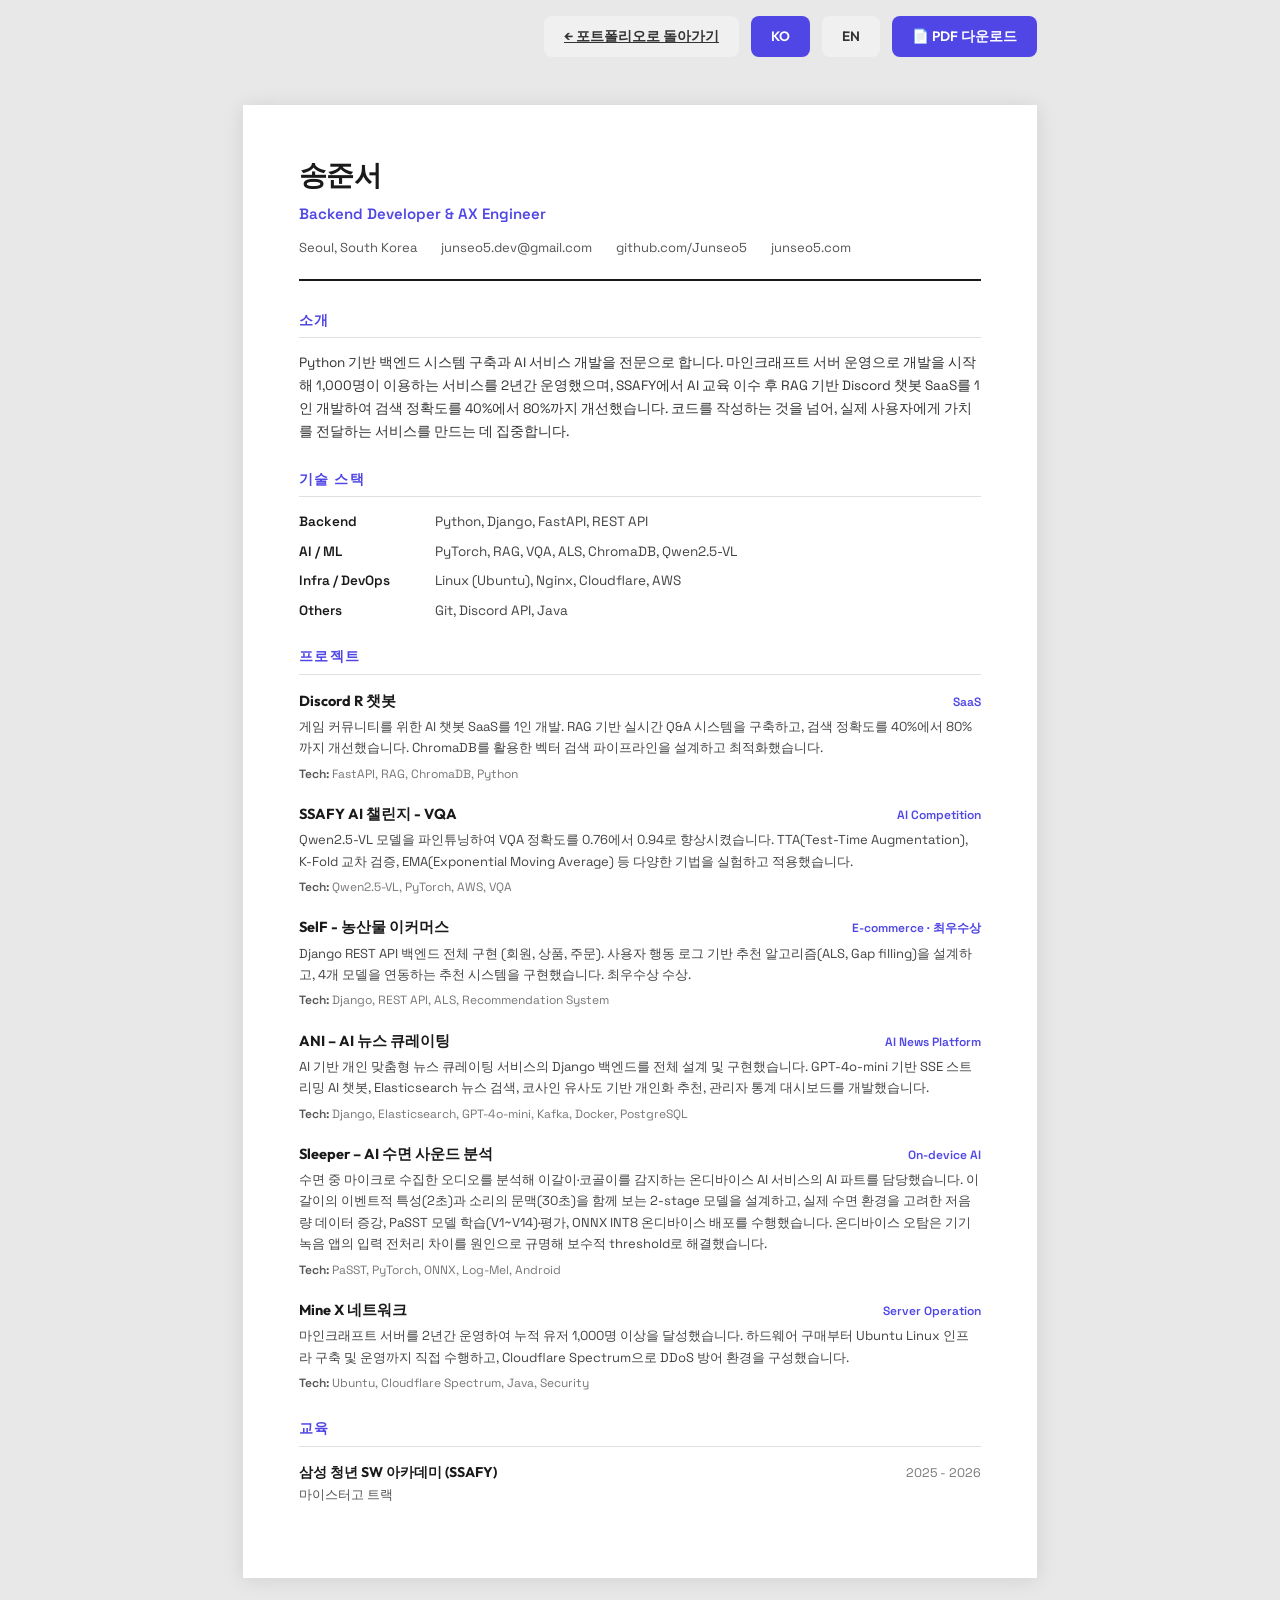
<file: resume.html>
<!DOCTYPE html>
<html lang="ko">
<head>
    <meta charset="UTF-8">
    <meta name="viewport" content="width=device-width, initial-scale=1.0">
    <title>송준서 | 이력서</title>
    <link rel="preconnect" href="https://fonts.googleapis.com">
    <link rel="preconnect" href="https://fonts.gstatic.com" crossorigin>
    <link href="https://fonts.googleapis.com/css2?family=Outfit:wght@400;600;700;800&family=Space+Grotesk:wght@400;500;600&display=swap" rel="stylesheet">
    <style>
        /* 이력서 문서 스타일 */
        *, *::before, *::after {
            margin: 0;
            padding: 0;
            box-sizing: border-box;
        }

        body {
            font-family: 'Space Grotesk', sans-serif;
            color: #1a1a1a;
            background: #e8e8e8;
            line-height: 1.6;
            -webkit-font-smoothing: antialiased;
        }

        h1, h2, h3 {
            font-family: 'Outfit', sans-serif;
        }

        /* 문서 컨테이너 - A4 비율 */
        .document {
            max-width: 794px;
            margin: 2rem auto;
            background: #fff;
            box-shadow: 0 2px 20px rgba(0,0,0,0.1);
            padding: 48px 56px;
        }

        /* 상단 액션 바 */
        .action-bar {
            max-width: 794px;
            margin: 0 auto 0;
            padding: 1rem 0;
            display: flex;
            justify-content: flex-end;
            gap: 0.75rem;
        }

        .action-btn {
            display: inline-flex;
            align-items: center;
            gap: 0.5rem;
            padding: 0.6rem 1.25rem;
            border: none;
            border-radius: 8px;
            font-family: 'Outfit', sans-serif;
            font-weight: 600;
            font-size: 0.85rem;
            cursor: pointer;
            transition: all 0.2s;
        }

        .btn-download {
            background: #4f46e5;
            color: #fff;
        }

        .btn-download:hover {
            background: #4338ca;
        }

        .btn-back {
            background: #f0f0f0;
            color: #333;
        }

        .btn-back:hover {
            background: #e0e0e0;
        }

        .btn-lang {
            background: #f0f0f0;
            color: #333;
        }

        .btn-lang:hover {
            background: #e0e0e0;
        }

        .btn-lang.active {
            background: #4f46e5;
            color: #fff;
        }

        /* 헤더 영역 */
        .resume-header {
            border-bottom: 2px solid #1a1a1a;
            padding-bottom: 20px;
            margin-bottom: 28px;
        }

        .resume-name {
            font-size: 28px;
            font-weight: 800;
            letter-spacing: -0.02em;
            margin-bottom: 4px;
        }

        .resume-role {
            font-size: 15px;
            font-weight: 600;
            color: #4f46e5;
            margin-bottom: 12px;
        }

        .resume-contact {
            display: flex;
            flex-wrap: wrap;
            gap: 8px 24px;
            font-size: 13px;
            color: #555;
        }

        .resume-contact a {
            color: #555;
            text-decoration: none;
        }

        .resume-contact a:hover {
            color: #4f46e5;
        }

        /* 섹션 스타일 */
        .resume-section {
            margin-bottom: 24px;
        }

        .resume-section-title {
            font-size: 14px;
            font-weight: 700;
            text-transform: uppercase;
            letter-spacing: 0.1em;
            color: #4f46e5;
            border-bottom: 1px solid #e0e0e0;
            padding-bottom: 6px;
            margin-bottom: 14px;
        }

        /* 소개 */
        .resume-summary p {
            font-size: 13.5px;
            color: #333;
            line-height: 1.7;
        }

        /* 기술 스택 */
        .resume-skills-grid {
            display: grid;
            grid-template-columns: 120px 1fr;
            gap: 8px 16px;
            font-size: 13.5px;
        }

        .resume-skill-category {
            font-weight: 600;
            color: #1a1a1a;
        }

        .resume-skill-items {
            color: #444;
        }

        /* 프로젝트 */
        .resume-project {
            margin-bottom: 18px;
        }

        .resume-project:last-child {
            margin-bottom: 0;
        }

        .resume-project-header {
            display: flex;
            justify-content: space-between;
            align-items: baseline;
            margin-bottom: 4px;
        }

        .resume-project-title {
            font-size: 14.5px;
            font-weight: 700;
            color: #1a1a1a;
        }

        .resume-project-type {
            font-size: 12px;
            font-weight: 600;
            color: #4f46e5;
        }

        .resume-project-desc {
            font-size: 13px;
            color: #444;
            line-height: 1.65;
            margin-bottom: 6px;
        }

        .resume-project-tech {
            font-size: 12px;
            color: #777;
        }

        .resume-project-tech strong {
            color: #555;
            font-weight: 600;
        }

        /* 경험/교육 */
        .resume-item {
            margin-bottom: 14px;
        }

        .resume-item:last-child {
            margin-bottom: 0;
        }

        .resume-item-header {
            display: flex;
            justify-content: space-between;
            align-items: baseline;
            margin-bottom: 2px;
        }

        .resume-item-title {
            font-size: 14px;
            font-weight: 700;
            color: #1a1a1a;
        }

        .resume-item-date {
            font-size: 12.5px;
            color: #777;
            white-space: nowrap;
        }

        .resume-item-sub {
            font-size: 13px;
            color: #555;
            margin-bottom: 4px;
        }

        .resume-item-desc {
            font-size: 13px;
            color: #444;
            line-height: 1.6;
        }

        .resume-item-desc li {
            list-style: none;
            padding-left: 14px;
            position: relative;
        }

        .resume-item-desc li::before {
            content: '\2022';
            position: absolute;
            left: 0;
            color: #999;
        }

        /* 인쇄 스타일 */
        @media print {
            body {
                background: #fff;
            }

            .action-bar {
                display: none !important;
            }

            .document {
                margin: 0;
                padding: 40px 48px;
                box-shadow: none;
                max-width: none;
            }

            .resume-section {
                break-inside: avoid;
            }

            .resume-project {
                break-inside: avoid;
            }

            a {
                color: inherit !important;
            }

            @page {
                size: A4;
                margin: 12mm 8mm;
            }
        }

        /* 모바일 반응형 */
        @media (max-width: 600px) {
            .document {
                margin: 0;
                padding: 24px 20px;
                box-shadow: none;
            }

            .action-bar {
                padding: 0.75rem 20px;
                flex-wrap: wrap;
            }

            .resume-contact {
                flex-direction: column;
                gap: 4px;
            }

            .resume-skills-grid {
                grid-template-columns: 1fr;
                gap: 4px;
            }

            .resume-project-header {
                flex-direction: column;
                gap: 2px;
            }

            .resume-item-header {
                flex-direction: column;
                gap: 2px;
            }
        }

        /* 언어 전환 */
        [data-lang-content="en"] { display: none; }
        [data-lang-content="ko"] { display: block; }
        span[data-lang-content="ko"],
        a[data-lang-content="ko"] { display: inline; }
        span[data-lang-content="en"],
        a[data-lang-content="en"] { display: none; }

        body.lang-en [data-lang-content="en"] { display: block; }
        body.lang-en [data-lang-content="ko"] { display: none; }
        body.lang-en span[data-lang-content="en"],
        body.lang-en a[data-lang-content="en"] { display: inline; }
        body.lang-en span[data-lang-content="ko"],
        body.lang-en a[data-lang-content="ko"] { display: none; }
    </style>
</head>
<body>
    <!-- 액션 바 (인쇄 시 숨김) -->
    <div class="action-bar">
        <a href="./index.html" class="action-btn btn-back" id="backBtn">
            <span data-lang-content="ko">&#8592; 포트폴리오로 돌아가기</span>
            <span data-lang-content="en">&#8592; Back to Portfolio</span>
        </a>
        <button class="action-btn btn-lang" id="langKo" onclick="setLang('ko')">KO</button>
        <button class="action-btn btn-lang" id="langEn" onclick="setLang('en')">EN</button>
        <button class="action-btn btn-download" onclick="window.print()">
            <span data-lang-content="ko">&#128196; PDF 다운로드</span>
            <span data-lang-content="en">&#128196; Download PDF</span>
        </button>
    </div>

    <div class="document">
        <!-- 헤더 -->
        <header class="resume-header">
            <h1 class="resume-name">
                <span data-lang-content="ko">송준서</span>
                <span data-lang-content="en">Junseo Song</span>
            </h1>
            <p class="resume-role">Backend Developer & AX Engineer</p>
            <div class="resume-contact">
                <span>Seoul, South Korea</span>
                <a href="mailto:junseo5.dev@gmail.com">junseo5.dev@gmail.com</a>
                <a href="https://github.com/Junseo5" target="_blank" rel="noopener noreferrer">github.com/Junseo5</a>
                <a href="https://junseo5.com" target="_blank" rel="noopener noreferrer">junseo5.com</a>
            </div>
        </header>

        <!-- 소개 -->
        <section class="resume-section">
            <h2 class="resume-section-title">
                <span data-lang-content="ko">소개</span>
                <span data-lang-content="en">Summary</span>
            </h2>
            <div class="resume-summary">
                <p data-lang-content="ko">
                    Python 기반 백엔드 시스템 구축과 AI 서비스 개발을 전문으로 합니다. 마인크래프트 서버 운영으로 개발을 시작해 1,000명이 이용하는 서비스를 2년간 운영했으며, SSAFY에서 AI 교육 이수 후 RAG 기반 Discord 챗봇 SaaS를 1인 개발하여 검색 정확도를 40%에서 80%까지 개선했습니다. 코드를 작성하는 것을 넘어, 실제 사용자에게 가치를 전달하는 서비스를 만드는 데 집중합니다.
                </p>
                <p data-lang-content="en">
                    I specialize in building Python backend systems and AI-powered services. I started coding by running a Minecraft server that grew to over 1,000 users across two years. After completing an AI curriculum at SSAFY, I built a RAG-based Discord chatbot SaaS as a solo developer, improving search accuracy from 40% to 80%. I focus not just on writing code, but on shipping services that deliver real value to users.
                </p>
            </div>
        </section>

        <!-- 기술 스택 -->
        <section class="resume-section">
            <h2 class="resume-section-title">
                <span data-lang-content="ko">기술 스택</span>
                <span data-lang-content="en">Skills</span>
            </h2>
            <div class="resume-skills-grid">
                <span class="resume-skill-category">Backend</span>
                <span class="resume-skill-items">Python, Django, FastAPI, REST API</span>

                <span class="resume-skill-category">AI / ML</span>
                <span class="resume-skill-items">PyTorch, RAG, VQA, ALS, ChromaDB, Qwen2.5-VL</span>

                <span class="resume-skill-category">Infra / DevOps</span>
                <span class="resume-skill-items">Linux (Ubuntu), Nginx, Cloudflare, AWS</span>

                <span class="resume-skill-category">Others</span>
                <span class="resume-skill-items">Git, Discord API, Java</span>
            </div>
        </section>

        <!-- 프로젝트 -->
        <section class="resume-section">
            <h2 class="resume-section-title">
                <span data-lang-content="ko">프로젝트</span>
                <span data-lang-content="en">Projects</span>
            </h2>

            <!-- Discord R 챗봇 -->
            <div class="resume-project">
                <div class="resume-project-header">
                    <h3 class="resume-project-title">
                        <span data-lang-content="ko">Discord R 챗봇</span>
                        <span data-lang-content="en">Discord R Chatbot</span>
                    </h3>
                    <span class="resume-project-type">SaaS</span>
                </div>
                <p class="resume-project-desc" data-lang-content="ko">
                    게임 커뮤니티를 위한 AI 챗봇 SaaS를 1인 개발. RAG 기반 실시간 Q&A 시스템을 구축하고, 검색 정확도를 40%에서 80%까지 개선했습니다. ChromaDB를 활용한 벡터 검색 파이프라인을 설계하고 최적화했습니다.
                </p>
                <p class="resume-project-desc" data-lang-content="en">
                    Solo-developed an AI chatbot SaaS for game communities. Built a RAG-based real-time Q&A system and improved search accuracy from 40% to 80%. Designed and optimized a vector search pipeline using ChromaDB.
                </p>
                <p class="resume-project-tech"><strong>Tech:</strong> FastAPI, RAG, ChromaDB, Python</p>
            </div>

            <!-- SSAFY AI 챌린지 -->
            <div class="resume-project">
                <div class="resume-project-header">
                    <h3 class="resume-project-title">
                        <span data-lang-content="ko">SSAFY AI 챌린지 - VQA</span>
                        <span data-lang-content="en">SSAFY AI Challenge - VQA</span>
                    </h3>
                    <span class="resume-project-type">AI Competition</span>
                </div>
                <p class="resume-project-desc" data-lang-content="ko">
                    Qwen2.5-VL 모델을 파인튜닝하여 VQA 정확도를 0.76에서 0.94로 향상시켰습니다. TTA(Test-Time Augmentation), K-Fold 교차 검증, EMA(Exponential Moving Average) 등 다양한 기법을 실험하고 적용했습니다.
                </p>
                <p class="resume-project-desc" data-lang-content="en">
                    Improved VQA accuracy from 0.76 to 0.94 by fine-tuning Qwen2.5-VL. Experimented with TTA, K-Fold cross-validation, EMA, and various other techniques.
                </p>
                <p class="resume-project-tech"><strong>Tech:</strong> Qwen2.5-VL, PyTorch, AWS, VQA</p>
            </div>

            <!-- SelF -->
            <div class="resume-project">
                <div class="resume-project-header">
                    <h3 class="resume-project-title">
                        <span data-lang-content="ko">SelF - 농산물 이커머스</span>
                        <span data-lang-content="en">SelF - Agricultural E-commerce</span>
                    </h3>
                    <span class="resume-project-type">E-commerce · 최우수상</span>
                </div>
                <p class="resume-project-desc" data-lang-content="ko">
                    Django REST API 백엔드 전체 구현 (회원, 상품, 주문). 사용자 행동 로그 기반 추천 알고리즘(ALS, Gap filling)을 설계하고, 4개 모델을 연동하는 추천 시스템을 구현했습니다. 최우수상 수상.
                </p>
                <p class="resume-project-desc" data-lang-content="en">
                    Implemented the entire Django REST API backend (members, products, orders). Designed recommendation algorithms (ALS, Gap filling) based on user behavior logs and built a system integrating 4 recommendation models. Awarded Grand Prize.
                </p>
                <p class="resume-project-tech"><strong>Tech:</strong> Django, REST API, ALS, Recommendation System</p>
            </div>

            <!-- ANI -->
            <div class="resume-project">
                <div class="resume-project-header">
                    <h3 class="resume-project-title">
                        <span data-lang-content="ko">ANI – AI 뉴스 큐레이팅</span>
                        <span data-lang-content="en">ANI – AI News Curation</span>
                    </h3>
                    <span class="resume-project-type">AI News Platform</span>
                </div>
                <p class="resume-project-desc" data-lang-content="ko">
                    AI 기반 개인 맞춤형 뉴스 큐레이팅 서비스의 Django 백엔드를 전체 설계 및 구현했습니다. GPT-4o-mini 기반 SSE 스트리밍 AI 챗봇, Elasticsearch 뉴스 검색, 코사인 유사도 기반 개인화 추천, 관리자 통계 대시보드를 개발했습니다.
                </p>
                <p class="resume-project-desc" data-lang-content="en">
                    Designed and implemented the entire Django backend for an AI-powered personalized news curation service. Developed GPT-4o-mini SSE streaming chatbot, Elasticsearch news search, cosine similarity-based personalized recommendations, and admin statistics dashboard.
                </p>
                <p class="resume-project-tech"><strong>Tech:</strong> Django, Elasticsearch, GPT-4o-mini, Kafka, Docker, PostgreSQL</p>
            </div>

            <!-- Sleeper -->
            <div class="resume-project">
                <div class="resume-project-header">
                    <h3 class="resume-project-title">
                        <span data-lang-content="ko">Sleeper – AI 수면 사운드 분석</span>
                        <span data-lang-content="en">Sleeper – AI Sleep Sound Analysis</span>
                    </h3>
                    <span class="resume-project-type">On-device AI</span>
                </div>
                <p class="resume-project-desc" data-lang-content="ko">
                    수면 중 마이크로 수집한 오디오를 분석해 이갈이·코골이를 감지하는 온디바이스 AI 서비스의 AI 파트를 담당했습니다. 이갈이의 이벤트적 특성(2초)과 소리의 문맥(30초)을 함께 보는 2-stage 모델을 설계하고, 실제 수면 환경을 고려한 저음량 데이터 증강, PaSST 모델 학습(V1~V14)·평가, ONNX INT8 온디바이스 배포를 수행했습니다. 온디바이스 오탐은 기기 녹음 앱의 입력 전처리 차이를 원인으로 규명해 보수적 threshold로 해결했습니다.
                </p>
                <p class="resume-project-desc" data-lang-content="en">
                    Led the AI part of an on-device AI service that analyzes microphone audio during sleep to detect bruxism and snoring. Designed a two-stage model capturing both the event-like nature of bruxism (2s) and the sound's context (30s), performed low-volume data augmentation reflecting real sleep conditions, trained and evaluated PaSST models (V1–V14), and deployed on-device via ONNX INT8. Diagnosed on-device false positives as a mismatch from the recording app's input preprocessing and resolved them with conservative thresholds.
                </p>
                <p class="resume-project-tech"><strong>Tech:</strong> PaSST, PyTorch, ONNX, Log-Mel, Android</p>
            </div>

            <!-- Mine X -->
            <div class="resume-project">
                <div class="resume-project-header">
                    <h3 class="resume-project-title">
                        <span data-lang-content="ko">Mine X 네트워크</span>
                        <span data-lang-content="en">Mine X Network</span>
                    </h3>
                    <span class="resume-project-type">Server Operation</span>
                </div>
                <p class="resume-project-desc" data-lang-content="ko">
                    마인크래프트 서버를 2년간 운영하여 누적 유저 1,000명 이상을 달성했습니다. 하드웨어 구매부터 Ubuntu Linux 인프라 구축 및 운영까지 직접 수행하고, Cloudflare Spectrum으로 DDoS 방어 환경을 구성했습니다.
                </p>
                <p class="resume-project-desc" data-lang-content="en">
                    Operated a Minecraft server for 2 years with 1,000+ cumulative users. Managed everything from hardware procurement to Ubuntu Linux infrastructure setup, and configured DDoS protection using Cloudflare Spectrum.
                </p>
                <p class="resume-project-tech"><strong>Tech:</strong> Ubuntu, Cloudflare Spectrum, Java, Security</p>
            </div>
        </section>

        <!-- 교육 -->
        <section class="resume-section">
            <h2 class="resume-section-title">
                <span data-lang-content="ko">교육</span>
                <span data-lang-content="en">Education</span>
            </h2>
            <div class="resume-item">
                <div class="resume-item-header">
                    <h3 class="resume-item-title">
                        <span data-lang-content="ko">삼성 청년 SW 아카데미 (SSAFY)</span>
                        <span data-lang-content="en">Samsung Software Academy For Youth (SSAFY)</span>
                    </h3>
                    <span class="resume-item-date">2025 - 2026</span>
                </div>
                <p class="resume-item-sub" data-lang-content="ko">마이스터고 트랙</p>
                <p class="resume-item-sub" data-lang-content="en">Meister High School Track</p>
            </div>
        </section>
    </div>

    <script>
        // 언어 설정
        function setLang(lang) {
            if (lang === 'en') {
                document.body.classList.add('lang-en');
                document.documentElement.setAttribute('lang', 'en');
                document.title = 'Junseo Song | Resume';
            } else {
                document.body.classList.remove('lang-en');
                document.documentElement.setAttribute('lang', 'ko');
                document.title = '송준서 | 이력서';
            }
            // 버튼 활성 상태 업데이트
            document.getElementById('langKo').classList.toggle('active', lang === 'ko');
            document.getElementById('langEn').classList.toggle('active', lang === 'en');
            // 설정 저장
            localStorage.setItem('resumeLang', lang);
        }

        // 초기화
        (function() {
            // 포트폴리오 사이트의 언어 설정 또는 URL 파라미터 우선
            var params = new URLSearchParams(window.location.search);
            var lang = params.get('lang') || localStorage.getItem('preferredLanguage') || localStorage.getItem('resumeLang') || 'ko';
            setLang(lang);

            // ?print=true 파라미터가 있으면 자동으로 인쇄 다이얼로그 열기
            if (params.get('print') === 'true') {
                setTimeout(function() { window.print(); }, 500);
            }
        })();
    </script>
</body>
</html>
</file>
